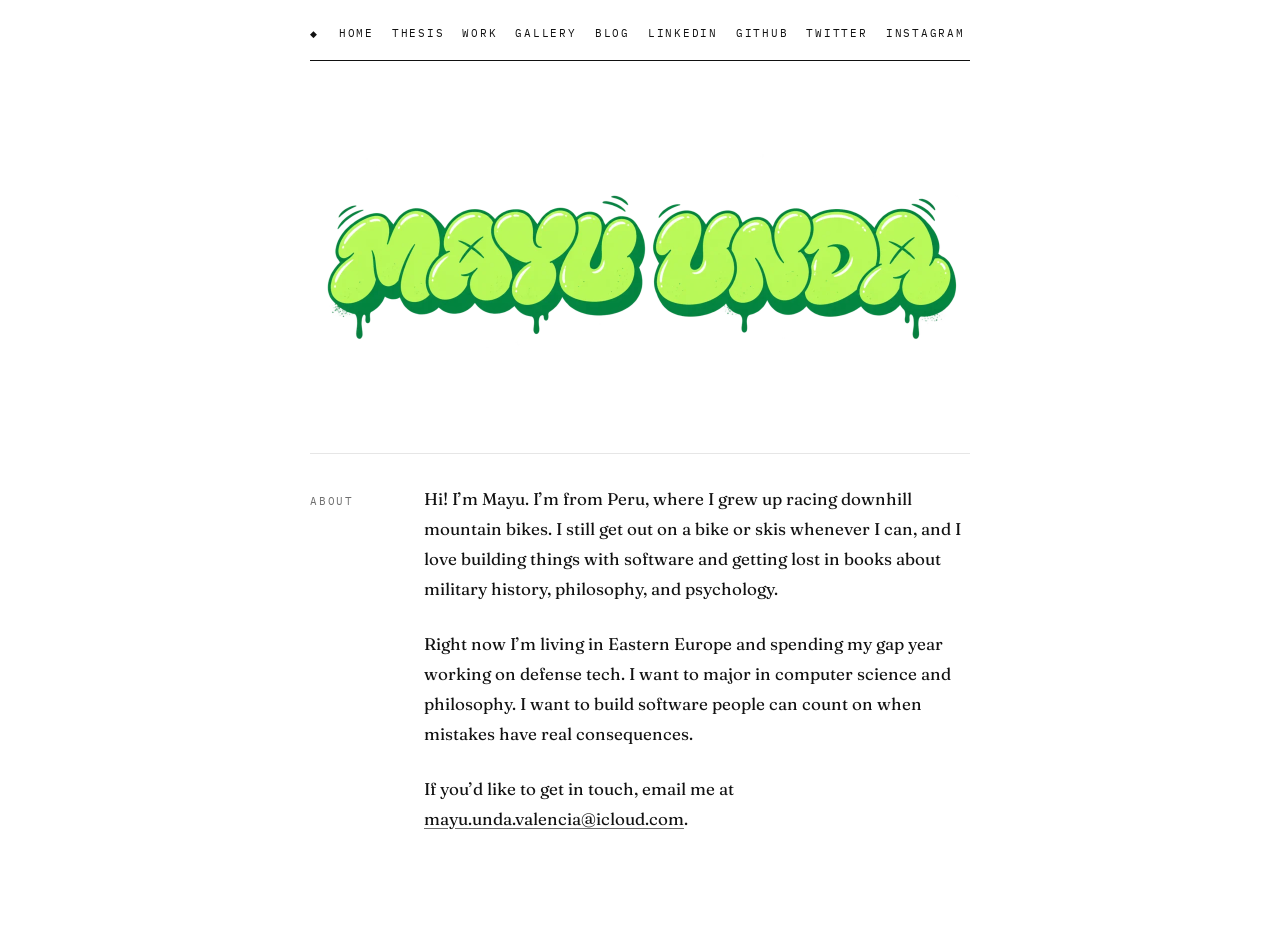
<file: index.html>
<!DOCTYPE html>
<html lang="en">
<head>
<meta charset="UTF-8">
<meta name="viewport" content="width=device-width, initial-scale=1">
<title>Mayu Unda</title>
<meta name="description" content="Mayu Unda is taking a gap year to work on defense technology in Ukraine.">
<meta name="author" content="Mayu Unda">
<meta property="og:title" content="Mayu Unda">
<meta property="og:description" content="Mayu Unda is taking a gap year to work on defense technology in Ukraine.">
<meta property="og:type" content="website">
<link rel="stylesheet" href="style.css">
</head>
<body>

<nav>
  <span class="mark">&#9670;</span>
  <a href="index.html">home</a>
  <a href="thesis.html">thesis</a>
  <a href="work.html">work</a>
  <a href="gallery.html">gallery</a>
  <a href="blog.html">blog</a>
  <a class="ext" href="https://www.linkedin.com/in/mayu-unda/" target="_blank" rel="noopener">linkedin</a>
  <a class="ext" href="https://github.com/Mayuunda" target="_blank" rel="noopener">github</a>
  <a class="ext" href="https://x.com/MayuUnda" target="_blank" rel="noopener">twitter</a>
  <a class="ext" href="https://www.instagram.com/mayu_unda/" target="_blank" rel="noopener">instagram</a>
</nav>

<main>
<header class="hero">
  <h1><img class="wordmark" src="assets/mayu-unda-wordmark.webp" width="1320" height="440" alt="Mayu Unda"></h1>
</header>

<section class="about">
  <span class="eyebrow">about</span>
  <div class="intro">
    <p style="margin-bottom: 24px; display: block;">Hi! I’m Mayu. I’m from Peru, where I grew up racing downhill mountain bikes. I still get out on a bike or skis whenever I can, and I love building things with software and getting lost in books about military history, philosophy, and psychology.</p>

    <p style="margin-bottom: 24px; display: block;">Right now I’m living in Eastern Europe and spending my gap year working on defense tech. I want to major in computer science and philosophy. I want to build software people can count on when mistakes have real consequences.</p>

    <p style="display: block;">If you’d like to get in touch, email me at <a href="mailto:mayu.unda.valencia@icloud.com">mayu.unda.valencia@icloud.com</a>.</p>
  </div>
</section>
</main>
</body>
</html>
</file>
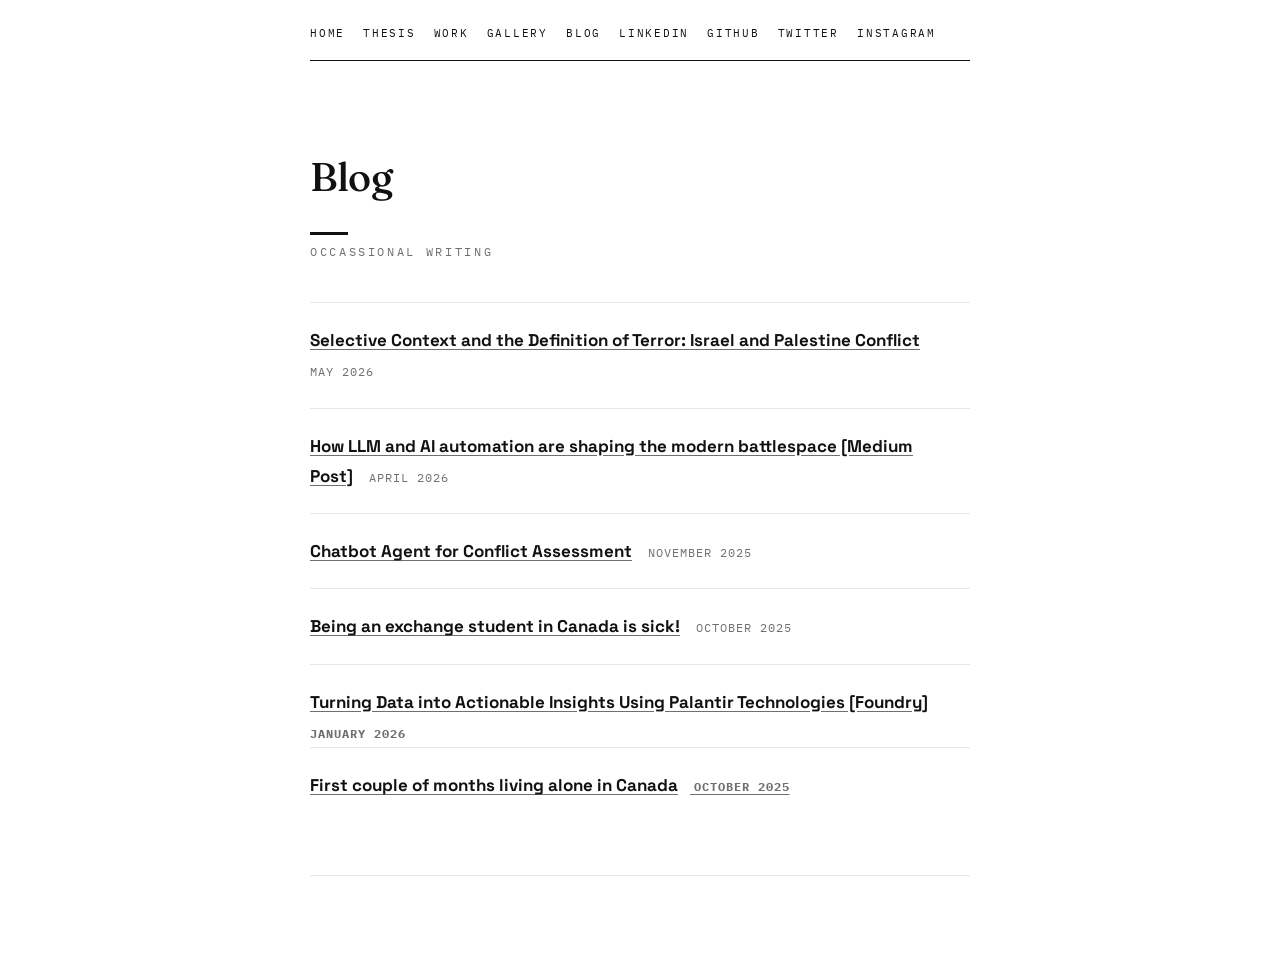
<file: blog.html>
<!DOCTYPE html>
<html lang="en">
<head>
<meta charset="UTF-8">
<meta name="viewport" content="width=device-width, initial-scale=1">
<title>Blog | Mayu</title>
<link rel="stylesheet" href="style.css">
</head>
<body>

<nav>
  <a href="index.html">home</a>
  <a href="thesis.html">thesis</a>
  <a href="work.html">work</a>
  <a href="gallery.html">gallery</a>
  <a href="blog.html">blog</a>
  <a href="https://www.linkedin.com/in/mayu-unda/" target="_blank" rel="noopener">linkedin</a>
  <a href="https://github.com/Mayuunda" target="_blank" rel="noopener">github</a>
  <a href="https://x.com/MayuUnda" target="_blank" rel="noopener">twitter</a>
  <a href="https://www.instagram.com/mayu_unda/" target="_blank" rel="noopener">instagram</a>
</nav>

<main>
<h1>Blog</h1>
<p class="subtitle">Occassional writing</p>

<ul class="list">
  <li>
    <h3><a href="https://docs.google.com/document/d/1a0e4S8w0Kk3pQVYBzotX0to_DfK3E3ETzT_iGYTw_7M/edit?tab=t.0">Selective Context and the Definition of Terror: Israel and Palestine Conflict</a></h3>
    <span class="meta">May 2026</span>
  </li>
  <li>
    <h3><a href="https://medium.com/@mayuundawca/how-llms-and-ai-automation-are-shaping-the-modern-battlespace-9a3a25e6df60?sharedUserId=mayuundawca">How LLM and AI automation are shaping the modern battlespace [Medium Post]</a></h3>
    <span class="meta">April 2026</span>
  </li>
  <li>
    <h3><a href="https://medium.com/@mayuundawca/conflict-agent-replicate-04bffbd4146b?sharedUserId=mayuundawca">Chatbot Agent for Conflict Assessment</a></h3>
    <span class="meta">November 2025</span>
  </li>
  <li>
    <h3><a href="https://substack.com/home/post/p-176277778">Being an exchange student in Canada is sick!</a></h3>
    <span class="meta">October 2025</span>
  </li>
  <li>
    <h3><a href="https://medium.com/@mayuundawca/turning-data-into-actionable-insights-using-palantir-technologies-63419cab5e90?sharedUserId=mayuundawca">Turning Data into Actionable Insights Using Palantir Technologies [Foundry]</a>
      <span class="meta"> January 2026</span>
  <li>
    <h3><a href="https://substack.com/home/post/p-176277778">First couple of months living alone in Canada</h3>
      <span class="meta"> October 2025</span>
  </li>
</ul>
</main>

</body>
</html>
</file>
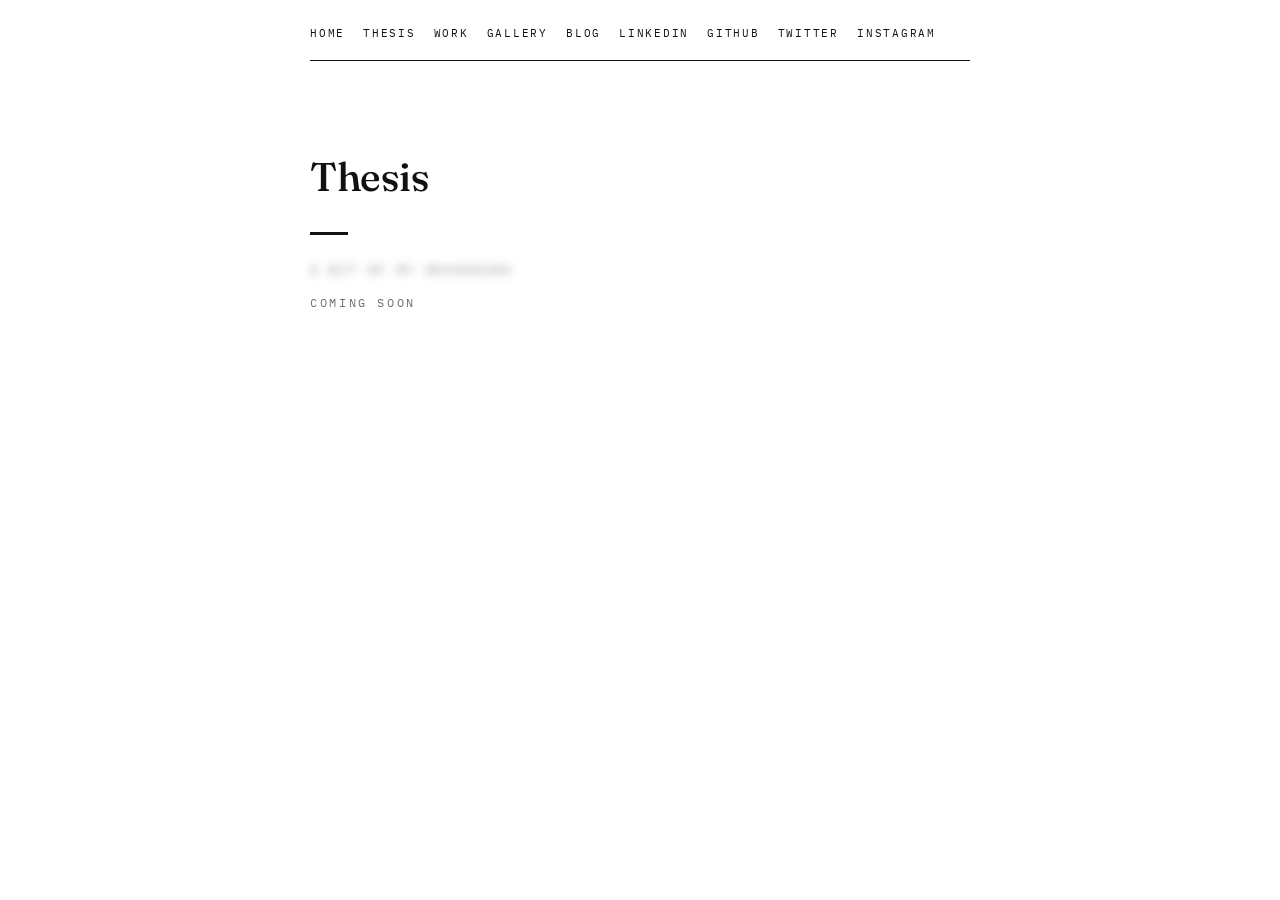
<file: thesis.html>
<!DOCTYPE html>
<html lang="en">
<head>
<meta charset="UTF-8">
<meta name="viewport" content="width=device-width, initial-scale=1">
<title>Thesis | Mayu</title>
<link rel="stylesheet" href="style.css">
</head>
<body>

<nav>
  <a href="index.html">home</a>
  <a href="thesis.html">thesis</a>
  <a href="work.html">work</a>
  <a href="gallery.html">gallery</a>
  <a href="blog.html">blog</a>
  <a href="https://www.linkedin.com/in/mayu-unda/" target="_blank" rel="noopener">linkedin</a>
  <a href="https://github.com/Mayuunda" target="_blank" rel="noopener">github</a>
  <a href="https://x.com/MayuUnda" target="_blank" rel="noopener">twitter</a>
  <a href="https://www.instagram.com/mayu_unda/" target="_blank" rel="noopener">instagram</a>
</nav>

<main>
<h1>Thesis</h1>
<div class="thesis-preview">
  <p class="subtitle thesis-blur" aria-hidden="true">A bit of my reasoning</p>
  <p class="subtitle thesis-status">Coming soon</p>
</div>
</main>

</body>
</html>
</file>
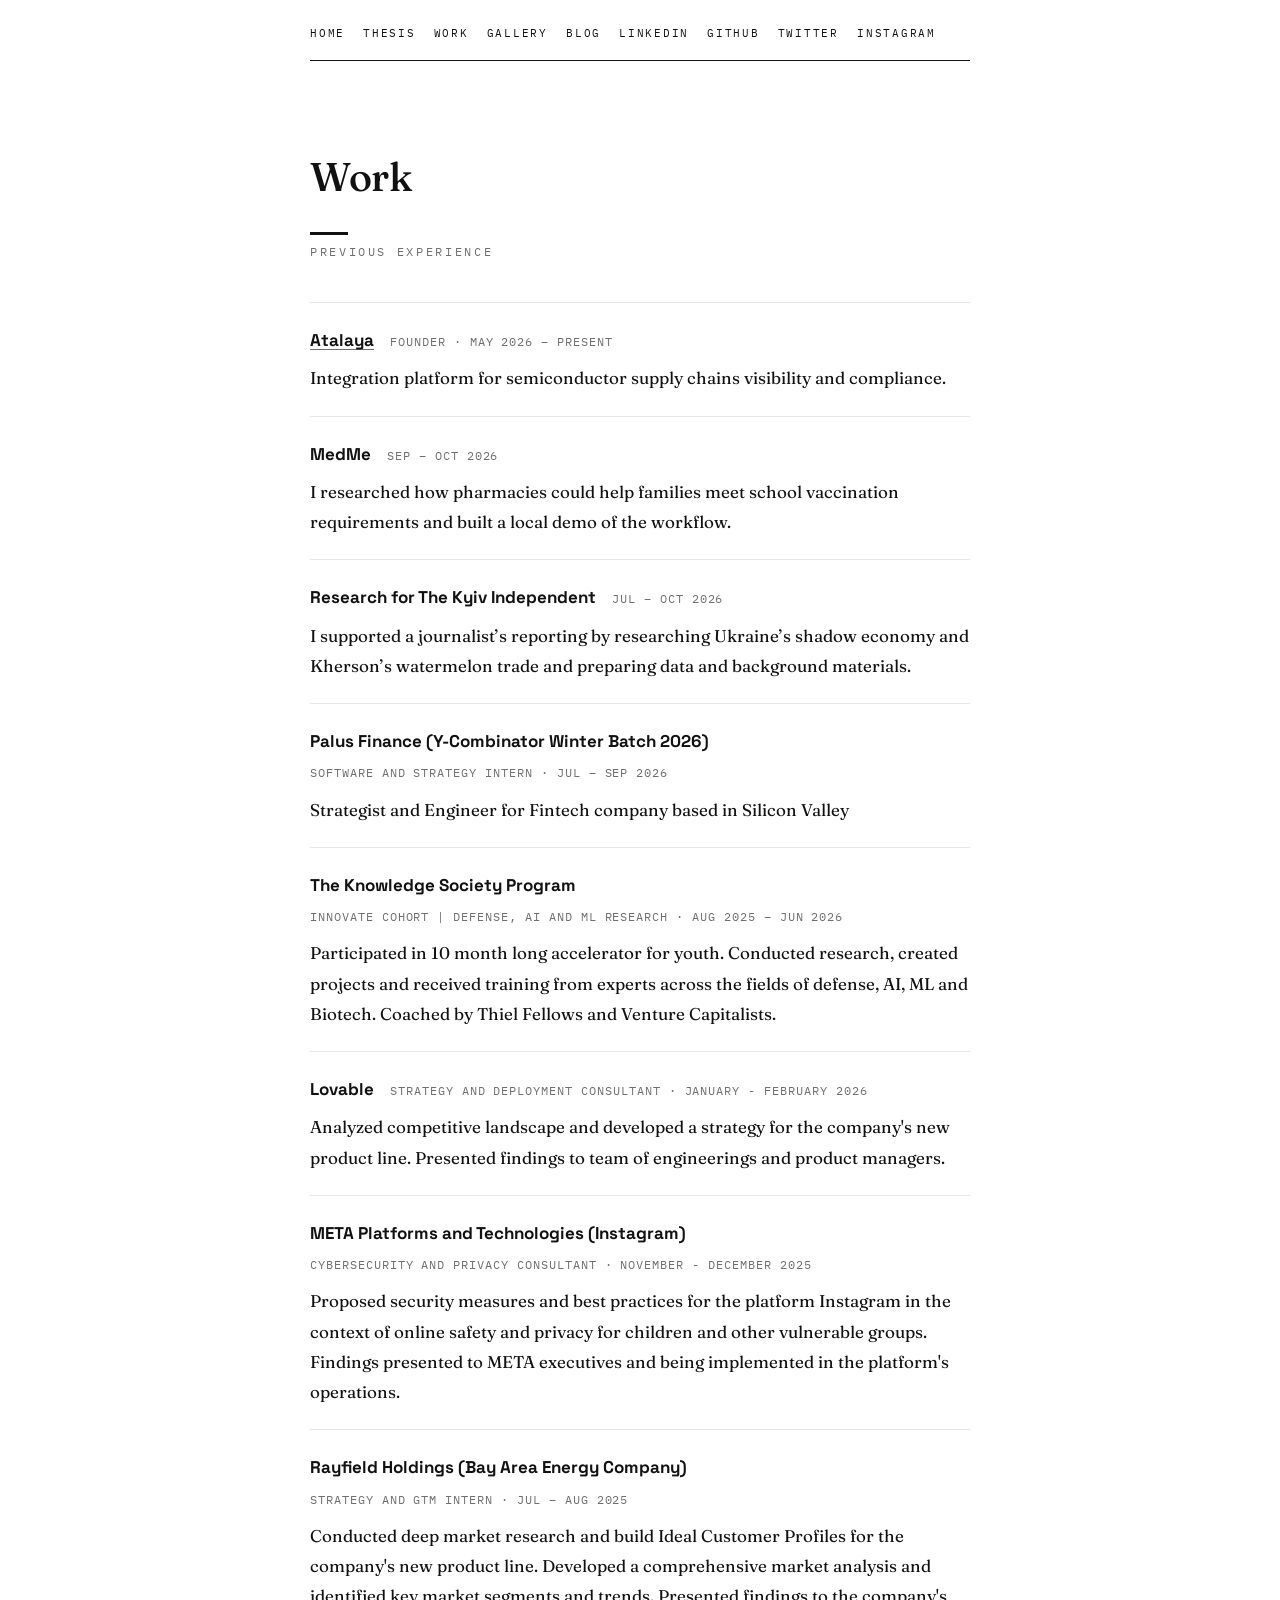
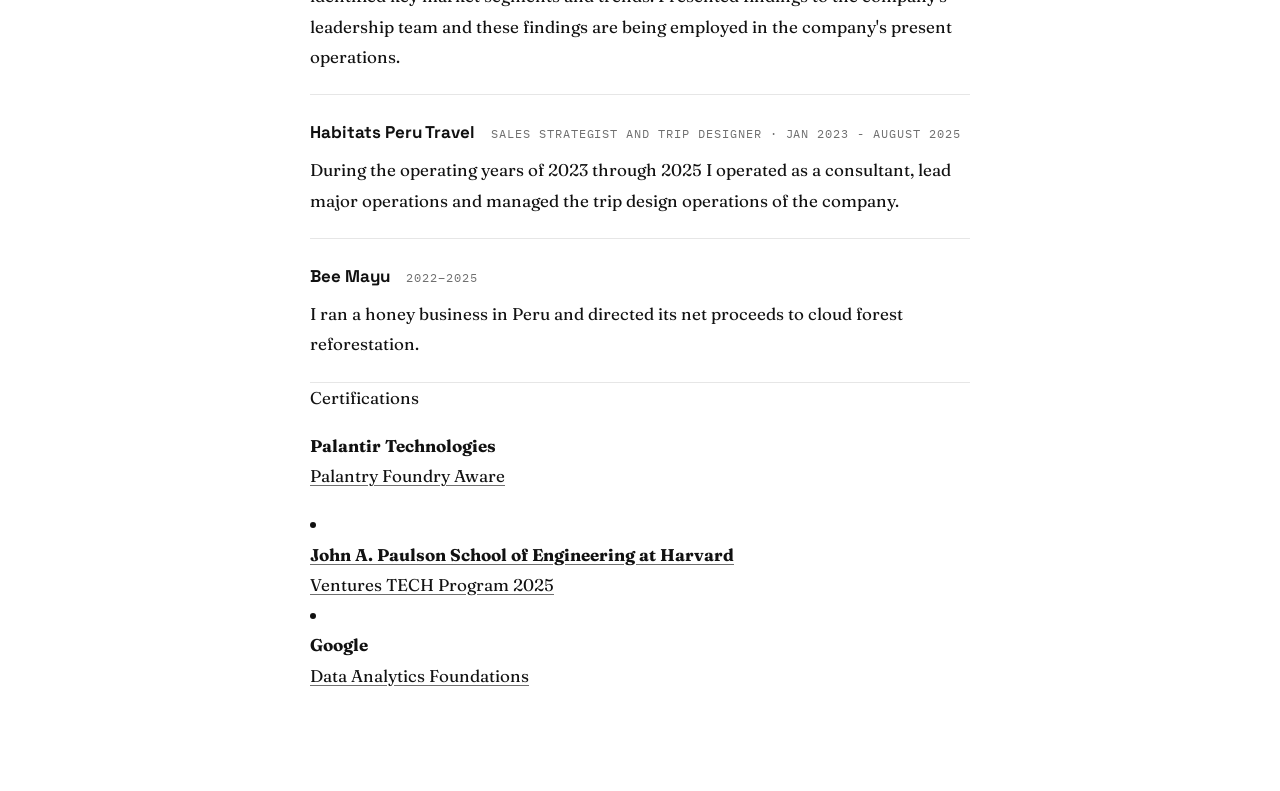
<file: work.html>
<!DOCTYPE html>
<html lang="en">
<head>
<meta charset="UTF-8">
<meta name="viewport" content="width=device-width, initial-scale=1">
<title>Work | Mayu</title>
<link rel="stylesheet" href="style.css">
</head>
<body>

<nav>
  <a href="index.html">home</a>
  <a href="thesis.html">thesis</a>
  <a href="work.html">work</a>
  <a href="gallery.html">gallery</a>
  <a href="blog.html">blog</a>
  <a href="https://www.linkedin.com/in/mayu-unda/" target="_blank" rel="noopener">linkedin</a>
  <a href="https://github.com/Mayuunda" target="_blank" rel="noopener">github</a>
  <a href="https://x.com/MayuUnda" target="_blank" rel="noopener">twitter</a>
  <a href="https://www.instagram.com/mayu_unda/" target="_blank" rel="noopener">instagram</a>
</nav>

<main>
<h1>Work</h1>
<p class="subtitle">Previous Experience</p>

<ul class="list">
  <li>
    <h3><a href="https://atalaya-website.vercel.app" target="_blank" rel="noopener">Atalaya</a></h3>
    <span class="meta">Founder · May 2026 – present</span>
    <p>Integration platform for semiconductor supply chains visibility and compliance.</p>
  </li>
  <li>
    <h3>MedMe</h3>
    <span class="meta">Sep – Oct 2026</span>
    <p>I researched how pharmacies could help families meet school vaccination requirements and built a local demo of the workflow.</p>
  </li>
  <li>
    <h3>Research for The Kyiv Independent</h3>
    <span class="meta">Jul – Oct 2026</span>
    <p>I supported a journalist’s reporting by researching Ukraine’s shadow economy and Kherson’s watermelon trade and preparing data and background materials.</p>
  </li>
  <li>
    <h3>Palus Finance (Y-Combinator Winter Batch 2026)</h3>
    <span class="meta">Software and Strategy Intern · Jul – Sep 2026</span>
    <p>Strategist and Engineer for Fintech company based in Silicon Valley</p>
  </li>
  <li>
    <h3>The Knowledge Society Program</h3>
    <span class="meta">Innovate Cohort | Defense, AI and ML Research · Aug 2025 – Jun 2026</span>
    <p>Participated in 10 month long accelerator for youth. Conducted research, created projects and received training from experts across the fields of defense, AI, ML and Biotech. Coached by Thiel Fellows and Venture Capitalists.</p>
  </li>
  <li>
    <h3>Lovable</h3>
    <span class="meta">Strategy and Deployment Consultant · January - February 2026</span>
    <p>Analyzed competitive landscape and developed a strategy for the company's new product line. Presented findings to team of engineerings and product managers.</p>
  </li>
  <li>
    <h3>META Platforms and Technologies (Instagram)</h3>
    <span class="meta">Cybersecurity and Privacy Consultant · November - December 2025</span>
    <p>Proposed security measures and best practices for the platform Instagram in the context of online safety and privacy for children and other vulnerable groups. Findings presented to META executives and being implemented in the platform's operations.</p>
  </li>
  <li>
    <h3>Rayfield Holdings (Bay Area Energy Company) </h3>
    <span class="meta">Strategy and GTM Intern · Jul – Aug 2025</span>
    <p>Conducted deep market research and build Ideal Customer Profiles for the company's new product line. Developed a comprehensive market analysis and identified key market segments and trends.
    Presented findings to the company's leadership team and these findings are being employed in the company's present operations.</p>
  </li>
  <li>
    <h3>Habitats Peru Travel</h3>
    <span class="meta">Sales Strategist and Trip Designer · Jan 2023 - August 2025</span>
    <p>During the operating years of 2023 through 2025 I operated as a consultant, lead major operations and managed the trip design operations of the company.</p>
  </li>
  <li>
    <h3>Bee Mayu</h3>
    <span class="meta">2022–2025</span>
    <p>I ran a honey business in Peru and directed its net proceeds to cloud forest reforestation.</p>
  </li>
</ul>
<p class="title">Certifications</p>

<ul class="lists"></ul>
</li>
    <h4>Palantir Technologies</h4>
    <p><a href="https://verify.skilljar.com/c/696myzzdsxtc" target="_blank" rel="noopener">Palantry Foundry Aware</p>
  </li>
  <li>
    <h4>John A. Paulson School of Engineering at Harvard</h4>
    <p><a href="link" target="_blank" rel="noopener">Ventures TECH Program 2025</a></p>
  </li>
  <li>
    <h4>Google</h4>
    <p><a href="https://coursera.org/share/7a7d488532793bea488484fe07cb3182" target="_blank" rel="noopener">Data Analytics Foundations</a></p>
    </li>
</ul>
</main>

</body>
</html>
</file>
<file: style.css>
@import url("https://fonts.googleapis.com/css2?family=Fraunces:ital,opsz,wght@0,9..144,400;0,9..144,500;1,9..144,400&family=Space+Grotesk:wght@400;500;700&family=IBM+Plex+Mono:wght@400;500&display=swap");

:root {
  --bg: #ffffff;
  --text: #111111;
  --dim: #6f6f6f;
  --line: #e6e6e6;
  --col: 660px;
  --sans: "Space Grotesk", system-ui, sans-serif;
  --serif: "Fraunces", Georgia, serif;
  --mono: "IBM Plex Mono", ui-monospace, Menlo, monospace;
}

* { box-sizing: border-box; margin: 0; padding: 0; }

html { background: var(--bg); }

body {
  background: transparent;
  color: var(--text);
  font-family: var(--serif);
  font-size: 17px;
  line-height: 1.78;
  padding: 0 22px 100px;
}

nav, main { position: relative; z-index: 1; }

::selection { background: var(--text); color: var(--bg); }

nav {
  max-width: var(--col);
  margin: 0 auto;
  padding: 24px 0 16px;
  display: flex;
  flex-wrap: wrap;
  align-items: center;
  gap: 4px 18px;
  font-family: var(--mono);
  font-size: 11px;
  text-transform: uppercase;
  letter-spacing: 0.16em;
  border-bottom: 1px solid var(--text);
}
nav .mark { color: var(--text); margin-right: 2px; font-size: 9px; }
nav .ext { margin-left: 0; }
nav .ext:first-of-type { margin-left: auto; }

a { color: var(--text); text-decoration: none; }
nav a:hover { opacity: 0.5; }
a:focus-visible { outline: 2px solid var(--text); outline-offset: 3px; }

main { max-width: var(--col); margin: 0 auto; }
main a { text-decoration: underline; text-underline-offset: 3px; text-decoration-color: var(--dim); }
main a:hover { text-decoration-color: var(--text); }

/* ---- hero wordmark ---- */
.hero { padding: 90px 0 18px; }

.name-svg {
  width: clamp(230px, 56vw, 440px);
  height: auto;
  display: block;
  overflow: visible;
}
.name-svg .draw {
  fill: none;
  stroke: var(--text);
  stroke-width: 7;
  stroke-linecap: round;
  stroke-linejoin: round;
  stroke-dasharray: 1;
  stroke-dashoffset: 1;
  animation: draw 1s ease forwards;
  animation-delay: var(--d, 0s);
}
.name-svg .node {
  fill: var(--text);
  opacity: 0;
  animation: pop .45s cubic-bezier(.2,.8,.2,1) forwards;
  animation-delay: calc(var(--d, 0s) + .85s);
}
@keyframes draw { to { stroke-dashoffset: 0; } }
@keyframes pop { from { opacity: 0; r: 0; } to { opacity: 1; } }

.subtitle {
  font-family: var(--mono);
  font-size: 12px;
  text-transform: uppercase;
  letter-spacing: 0.22em;
  color: var(--dim);
  margin-top: 30px;
  padding-left: 6px;
}

.about {
  display: grid;
  grid-template-columns: 90px 1fr;
  gap: 24px;
  margin-top: 64px;
  padding-top: 30px;
  border-top: 1px solid var(--line);
}
.eyebrow {
  font-family: var(--mono);
  font-size: 11px;
  text-transform: uppercase;
  letter-spacing: 0.16em;
  color: var(--dim);
  padding-top: 8px;
}
.intro { max-width: 52ch; }

h1 {
  font-family: var(--serif);
  font-size: 40px;
  font-weight: 500;
  letter-spacing: -0.01em;
  margin: 80px 0 6px;
}
h1::after {
  content: "";
  display: block;
  width: 38px;
  height: 3px;
  background: var(--text);
  margin-top: 20px;
}
main > .subtitle { margin: 0 0 40px; padding-left: 0; }

h2 {
  font-family: var(--sans);
  font-size: 20px;
  font-weight: 700;
  margin: 46px 0 16px;
}
main > p { margin-bottom: 18px; }

/* ---- lists (work / blog) ---- */
.list { list-style: none; }
.list li { padding: 22px 0; border-top: 1px solid var(--line); }
.list li:last-child { border-bottom: 1px solid var(--line); }
.list h3 {
  font-family: var(--sans);
  font-size: 17px;
  font-weight: 700;
  display: inline;
  margin-right: 12px;
}
.list .meta {
  font-family: var(--mono);
  font-size: 12px;
  text-transform: uppercase;
  letter-spacing: 0.08em;
  color: var(--dim);
  white-space: nowrap;
}
.list p { margin-top: 8px; }

.grid { display: grid; grid-template-columns: repeat(3, 1fr); gap: 14px; margin-top: 12px; }
.grid figure { aspect-ratio: 1; overflow: hidden; border: 1px solid var(--line); background: #fafafa; }
.grid img { width: 100%; height: 100%; object-fit: cover; }

@media (max-width: 600px) {
  .hero { padding: 56px 0 12px; }
  .about { grid-template-columns: 1fr; gap: 10px; }
  nav .ext:first-of-type { margin-left: 0; }
  .grid { grid-template-columns: repeat(2, 1fr); }
  h1 { font-size: 32px; margin-top: 56px; }
}

@media (prefers-reduced-motion: reduce) {
  .name-svg .draw { animation: none; stroke-dashoffset: 0; }
  .name-svg .node { animation: none; opacity: 1; }
}

/* Portfolio wordmark and thesis teaser */
.hero h1 { margin: 0; }
.hero h1::after { content: none; }
.wordmark {
  display: block;
  width: 100%;
  height: auto;
}

.thesis-preview { margin-top: 24px; }
.thesis-preview .subtitle { margin: 0; padding: 0; }
.thesis-blur { filter: blur(5px); user-select: none; }
.thesis-preview .thesis-status { margin-top: 12px; }
</file>
